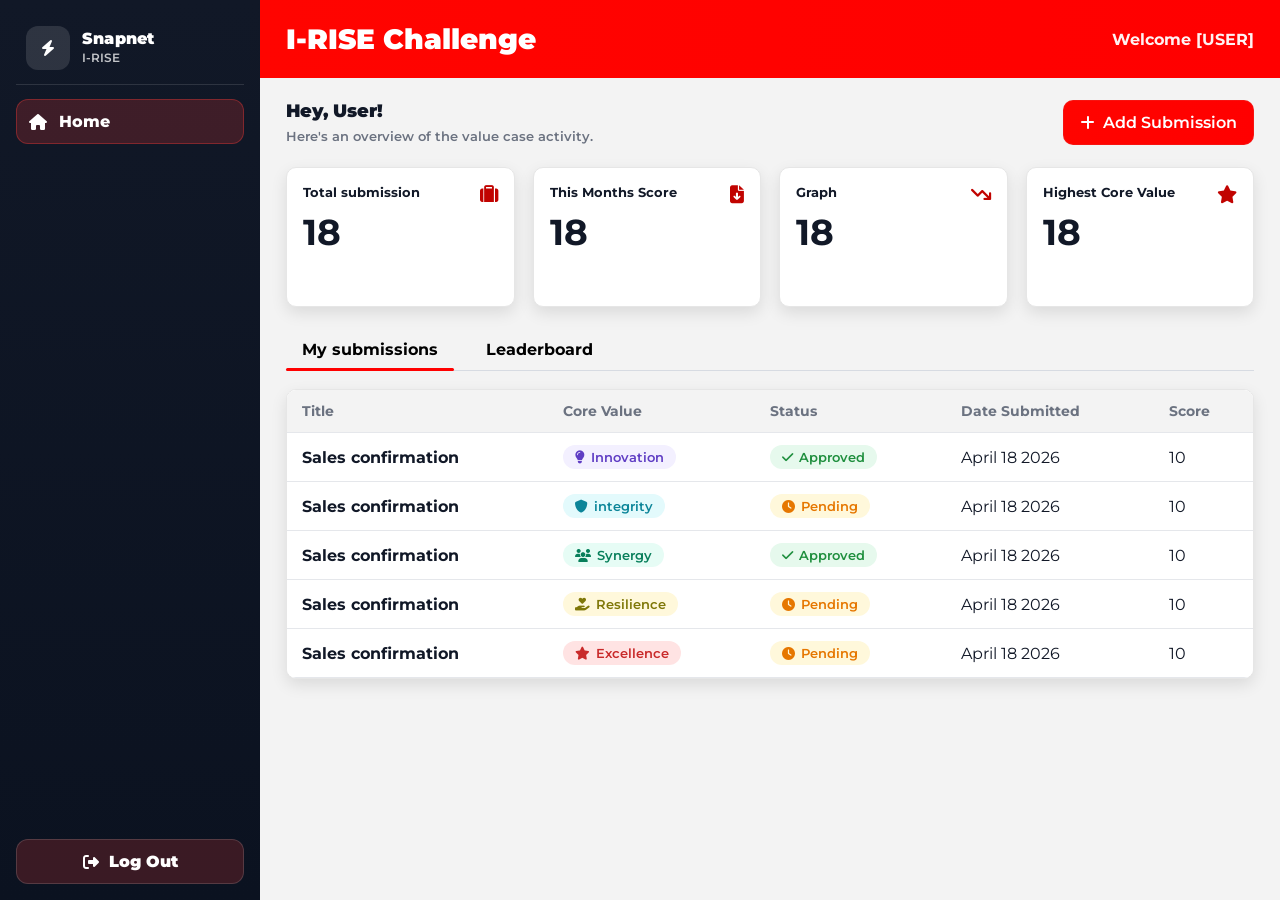
<file: Index.html>
<!DOCTYPE html>
<html lang="en">
  <head>
    <meta charset="UTF-8" />
    <meta name="viewport" content="width=device-width, initial-scale=1.0" />
    <meta http-equiv="X-UA-Compatible" content="ie=edge" />
    <title>I-RISE Challenge</title>
    <link rel="stylesheet" href="index.css" />
    <link rel="stylesheet" href="https://cdnjs.cloudflare.com/ajax/libs/font-awesome/6.4.0/css/all.min.css" />
  </head>
  <body>
    <div class="layout">
      <aside class="sidebar" id="userSidebar">
        <div class="sidebar__brand">
          <div class="brand__mark">
            <i class="fa-solid fa-bolt"></i>
          </div>
          <div class="brand__text">
            <div class="brand__name">Snapnet</div>
            <div class="brand__sub">I-RISE</div>
          </div>
        </div>

        <nav class="nav">
          <a class="nav__item is-active" href="Index.html">
            <i class="fa-solid fa-house"></i>
            <span>Home</span>
          </a>
        </nav>

        <div class="sidebar__spacer"></div>

        <button class="logout" type="button">
          <i class="fa-solid fa-right-from-bracket"></i>
          Log Out
        </button>
      </aside>

      <div class="sidebar-overlay" id="userSidebarOverlay"></div>

      <section class="content">
        <header class="topbar">
          <div class="topbar__inner">
            <div class="topbar__left">
              <button class="sidebar-toggle" id="userSidebarToggle" type="button" aria-label="Open sidebar menu">
                <i class="fa-solid fa-bars"></i>
              </button>
              <h1 class="topbar__title">I-RISE Challenge</h1>
            </div>
            <div class="topbar__right">Welcome <strong>[USER]</strong></div>
          </div>
        </header>

        <main class="main">
          <section class="page is-visible" aria-label="User overview">
            <div class="page-head page-head--with-action">
              <div>
                <h2 class="page-title">Hey, User!</h2>
                <p class="page-sub">Here's an overview of the value case activity.</p>
              </div>
              <button class="addBtn"><i class="fa-solid fa-plus"></i>Add Submission</button>
            </div>

            <section class="overview-grid">
              <article class="card overview-card">
                <div class="overview-card__left">
                  <div class="overview-card__label">Total submission</div>
                  <div class="overview-card__value">18</div>
                </div>
                <div class="overview-card__icon" aria-hidden="true"><i class="fa-solid fa-suitcase"></i></div>
              </article>

              <article class="card overview-card">
                <div class="overview-card__left">
                  <div class="overview-card__label">This Months Score</div>
                  <div class="overview-card__value">18</div>
                </div>
                <div class="overview-card__icon" aria-hidden="true"><i class="fa-solid fa-file-arrow-down"></i></div>
              </article>

              <article class="card overview-card">
                <div class="overview-card__left">
                  <div class="overview-card__label">Graph</div>
                  <div class="overview-card__value">18</div>
                </div>
                <div class="overview-card__icon" aria-hidden="true"><i class="fa-solid fa-arrow-trend-down"></i></div>
              </article>

              <article class="card overview-card">
                <div class="overview-card__left">
                  <div class="overview-card__label">Highest Core Value</div>
                  <div class="overview-card__value">18</div>
                </div>
                <div class="overview-card__icon" aria-hidden="true"><i class="fa-solid fa-star"></i></div>
              </article>
            </section>

            <div class="tabs">
              <button class="tab-button active">My submissions</button>
              <button class="tab-button">Leaderboard</button>
            </div>

            <div class="card table-card">
              <div class="table-wrap">
                <table class="SubmissionTable table">
                  <thead class="theader">
                    <tr>
                      <th>Title</th>
                      <th>Core Value</th>
                      <th>Status</th>
                      <th>Date Submitted</th>
                      <th>Score</th>
                    </tr>
                  </thead>
                  <tbody>
                    <tr class="content-row">
                      <td id="Title">Sales confirmation</td>
                      <td id="coreVal">
                        <span class="core" data-core="innovation">
                          <i class="fa-solid fa-lightbulb"></i>Innovation
                        </span>
                      </td>
                      <td>
                        <span class="status" data-status="approved">
                          <i class="fa-solid fa-check"></i>Approved
                        </span>
                      </td>
                      <td id="date">April 18 2026</td>
                      <td id="score">10</td>
                    </tr>
                    <tr class="content-row">
                      <td id="Title">Sales confirmation</td>
                      <td id="coreVal">
                        <span class="core" data-core="integrity">
                          <i class="fa-solid fa-shield"></i>integrity
                        </span>
                      </td>
                      <td id="status">
                        <span class="status" data-status="Pending">
                          <i class="fa-solid fa-clock"></i>Pending
                        </span>
                      </td>
                      <td id="date">April 18 2026</td>
                      <td id="score">10</td>
                    </tr>
                    <tr class="content-row">
                      <td id="Title">Sales confirmation</td>
                      <td id="coreVal">
                        <span class="core" data-core="Synergy">
                          <i class="fa-solid fa-users"></i>Synergy
                        </span>
                      </td>
                      <td id="status">
                        <span class="status" data-status="approved">
                          <i class="fa-solid fa-check"></i>Approved
                        </span>
                      </td>
                      <td id="date">April 18 2026</td>
                      <td id="score">10</td>
                    </tr>
                    <tr class="content-row">
                      <td id="Title">Sales confirmation</td>
                      <td id="coreVal">
                        <span class="core" data-core="Resilience">
                          <i class="fa-solid fa-hand-holding-heart"></i>Resilience
                        </span>
                      </td>
                      <td id="status">
                        <span class="status" data-status="Pending">
                          <i class="fa-solid fa-clock"></i>Pending
                        </span>
                      </td>
                      <td id="date">April 18 2026</td>
                      <td id="score">10</td>
                    </tr>
                    <tr class="content-row">
                      <td id="Title">Sales confirmation</td>
                      <td id="coreVal">
                        <span class="core" data-core="Excellence">
                          <i class="fa-solid fa-star"></i>Excellence
                        </span>
                      </td>
                      <td id="status">
                        <span class="status" data-status="Pending">
                          <i class="fa-solid fa-clock"></i>Pending
                        </span>
                      </td>
                      <td id="date">April 18 2026</td>
                      <td id="score">10</td>
                    </tr>
                  </tbody>
                </table>
              </div>
              <div id="emptyState" class="empty-state">
                <i class="fa-solid fa-cloud"></i>
                <h3>No submissions</h3>
                <p>Your submissions will show up here?</p>
              </div>
            </div>
          </section>
        </main>
      </section>
    </div>

    <div id="addNoteModal" class="modal-overlay">
      <div class="modal">
        <div class="modal-header">
          <h3 class="modal-title">New Value Submission</h3>
          <button id="closeModalBtn" class="modal-close" type="button">
            <i class="fas fa-times"></i>
          </button>
        </div>

        <form id="noteForm" class="modal-body" enctype="multipart/form-data">
          <div class="form-group">
            <label class="form-label">Name</label>
            <input type="text" id="userName" class="form-input" required />
          </div>

          <div class="form-group">
            <label class="form-label">Email</label>
            <input type="email" id="userEmail" class="form-input" required />
          </div>

          <div class="form-group">
            <label class="form-label">Department</label>
            <select id="department" class="form-input" required>
              <option value="">Select Department</option>
              <option>Sales</option>
              <option>Pre Sales</option>
              <option>AppDev</option>
              <option>CSI</option>
              <option>Data</option>
              <option>AI</option>
              <option>Marketing</option>
              <option>Finance</option>
            </select>
          </div>

          <div class="form-group">
            <label class="form-label">Core Value</label>
            <select id="coreValue" class="form-input" required>
              <option value="">Select Core Value</option>
              <option>Innovation</option>
              <option>Integrity</option>
              <option>Resilience</option>
              <option>Synergy</option>
              <option>Excellence</option>
            </select>
          </div>

          <div class="form-group">
            <label class="form-label">Description</label>
            <textarea
              id="noteContent"
              class="form-input form-textarea"
              placeholder="Describe the situation or behaviour..."
              required
            ></textarea>
          </div>

          <div class="form-group">
            <label class="form-label">Attach Evidence</label>
            <div id="dropZone" class="drop-zone">
              <span class="uploadIMG"><i class="fa-solid fa-cloud-arrow-up"></i></span>
              <p>Drag &amp; drop file here or click to upload</p>
              <span>Supported: PDF, JPG, PNG, DOCX (Max 10MB)</span>
              <input type="file" id="fileInput" hidden />
            </div>
            <div id="filePreview" class="file-preview"></div>
          </div>

          <button type="submit" class="submit-btn">Submit</button>
        </form>
      </div>
    </div>

    <script>
      (() => {
        const sidebar = document.getElementById('userSidebar');
        const overlay = document.getElementById('userSidebarOverlay');
        const toggle = document.getElementById('userSidebarToggle');
        if (!sidebar || !overlay || !toggle) return;

        const closeSidebar = () => {
          sidebar.classList.remove('active');
          overlay.classList.remove('active');
        };

        toggle.addEventListener('click', () => {
          sidebar.classList.toggle('active');
          overlay.classList.toggle('active');
        });

        overlay.addEventListener('click', closeSidebar);
        window.addEventListener('resize', () => {
          if (window.innerWidth > 860) closeSidebar();
        });
      })();
    </script>
    <script src="index.js"></script>
  </body>
</html>
</file>
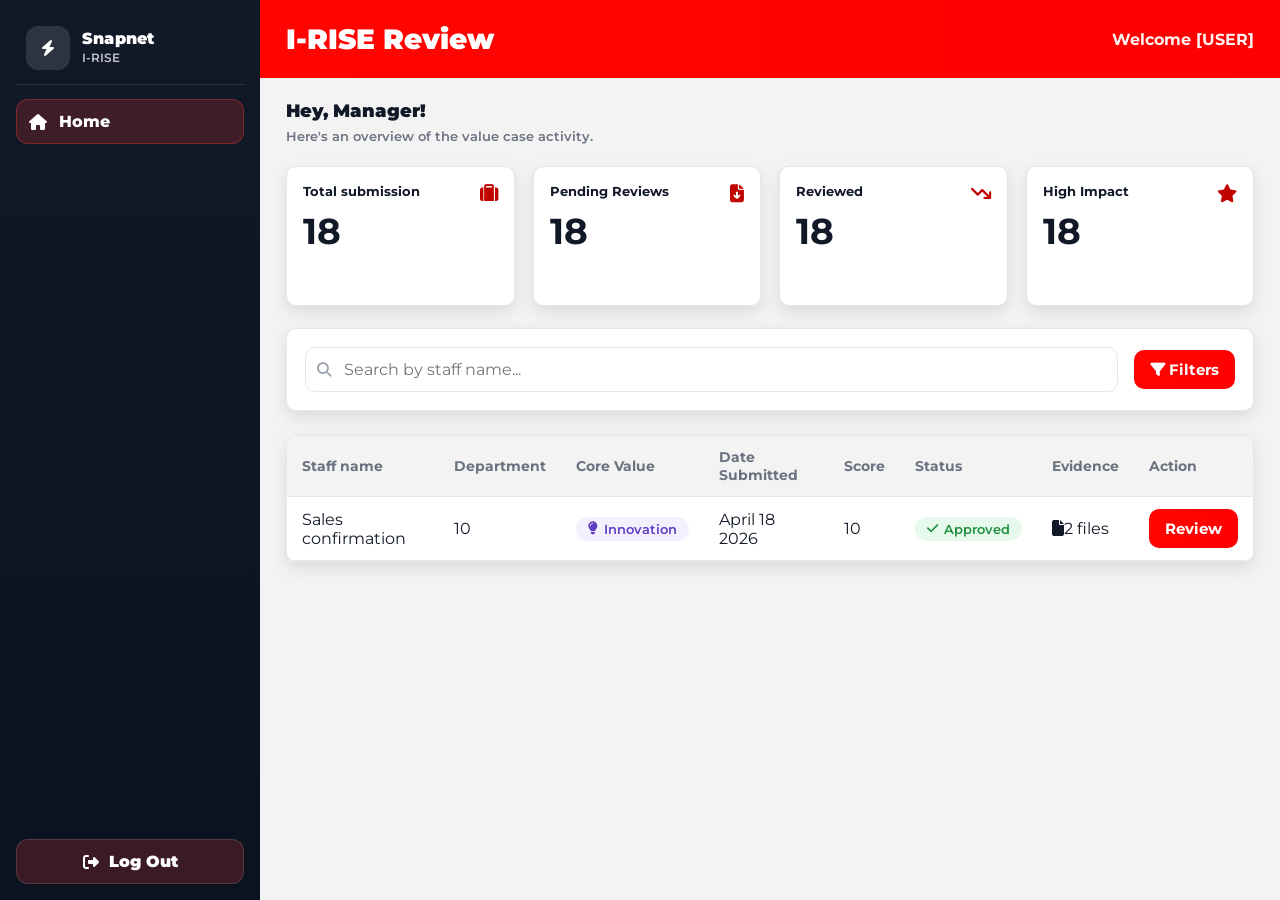
<file: managerside.html>
<!DOCTYPE html>
<html lang="en">
  <head>
    <meta charset="UTF-8" />
    <meta name="viewport" content="width=device-width, initial-scale=1.0" />
    <meta http-equiv="X-UA-Compatible" content="ie=edge" />
    <title>I-RISE Review</title>
    <link rel="stylesheet" href="manage.css" />
    <link rel="stylesheet" href="https://cdnjs.cloudflare.com/ajax/libs/font-awesome/6.4.0/css/all.min.css"/>
  </head>
  <body>
    <div class="layout">
      <aside class="sidebar" id="managerSidebar">
        <div class="sidebar__brand">
          <div class="brand__mark"><i class="fa-solid fa-bolt"></i></div>
          <div class="brand__text">
            <div class="brand__name">Snapnet</div>
            <div class="brand__sub">I-RISE</div>
          </div>
        </div>

        <nav class="nav">
          <button class="nav__item is-active" type="button">
            <i class="fa-solid fa-house"></i>
            <span>Home</span>
          </button>
        </nav>

        <div class="sidebar__spacer"></div>

        <button class="logout" type="button">
          <i class="fa-solid fa-right-from-bracket"></i>
          Log Out
        </button>
      </aside>

      <div class="sidebar-overlay" id="managerSidebarOverlay"></div>

      <section class="content">
        <header class="topbar">
          <div class="topbar__inner">
            <div class="topbar__left">
              <button class="sidebar-toggle" id="managerSidebarToggle" type="button" aria-label="Open sidebar menu">
                <i class="fa-solid fa-bars"></i>
              </button>
              <h1 class="topbar__title">I-RISE Review</h1>
            </div>
            <div class="topbar__right">Welcome <strong>[USER]</strong></div>
          </div>
        </header>

        <main class="main">
          <section class="page is-visible" aria-label="Manager overview">
            <div class="page-head">
              <h2 class="page-title">Hey, Manager!</h2>
              <p class="page-sub">Here's an overview of the value case activity.</p>
            </div>

            <div class="overview-grid">
              <article class="card overview-card">
                <div class="overview-card__left">
                  <div class="overview-card__label">Total submission</div>
                  <div class="overview-card__value">18</div>
                </div>
                <div class="overview-card__icon" aria-hidden="true"><i class="fa-solid fa-suitcase"></i></div>
              </article>

              <article class="card overview-card">
                <div class="overview-card__left">
                  <div class="overview-card__label">Pending Reviews</div>
                  <div class="overview-card__value">18</div>
                </div>
                <div class="overview-card__icon" aria-hidden="true"><i class="fa-solid fa-file-arrow-down"></i></div>
              </article>

              <article class="card overview-card">
                <div class="overview-card__left">
                  <div class="overview-card__label">Reviewed</div>
                  <div class="overview-card__value">18</div>
                </div>
                <div class="overview-card__icon" aria-hidden="true"><i class="fa-solid fa-arrow-trend-down"></i></div>
              </article>

              <article class="card overview-card">
                <div class="overview-card__left">
                  <div class="overview-card__label">High Impact</div>
                  <div class="overview-card__value">18</div>
                </div>
                <div class="overview-card__icon" aria-hidden="true"><i class="fa-solid fa-star"></i></div>
              </article>
            </div>

            <div class="controls">
              <div class="card controls-container">
                <div class="search-wrapper">
                  <i class="fas fa-search search-icon"></i>
                  <input type="text" id="searchInput" placeholder="Search by staff name..." class="search-input"/>
                </div>

                <div class="filter-actions">
                  <button id="filterBtn" class="filter-btn" type="button">
                    <i class="fas fa-filter"></i> Filters
                  </button>
                </div>

                <div class="filter-popover" id="managerFilterPopover">
                  <div class="filter-popover__header">
                    <div class="filter-popover__title">Filter submissions</div>
                    <button class="filter-popover__close" id="managerFilterClose" type="button">&times;</button>
                  </div>

                  <div class="filter-grid">
                    <div>
                      <label class="form-label" for="departmentFilter">Department</label>
                      <select id="departmentFilter" class="filter-select">
                        <option value="">Department</option>
                        <option value="Sales">Sales</option>
                        <option value="Pre Sales">Pre Sales</option>
                        <option value="AppDev">AppDev</option>
                        <option value="CSI">CSI</option>
                        <option value="Data">Data</option>
                        <option value="AI">AI</option>
                        <option value="Marketing">Marketing</option>
                        <option value="Finance">Finance</option>
                      </select>
                    </div>

                    <div>
                      <label class="form-label" for="coreValueFilter">Core Value</label>
                      <select id="coreValueFilter" class="filter-select">
                        <option value="">Core Value</option>
                        <option value="Innovation">Innovation</option>
                        <option value="Integrity">Integrity</option>
                        <option value="Resilience">Resilience</option>
                        <option value="Synergy">Synergy</option>
                        <option value="Excellence">Excellence</option>
                      </select>
                    </div>

                    <div>
                      <label class="form-label" for="statusFilter">Status</label>
                      <select id="statusFilter" class="filter-select">
                        <option value="">Status</option>
                        <option value="Pending">Pending</option>
                        <option value="Reviewed">Reviewed</option>
                      </select>
                    </div>

                    <div>
                      <label class="form-label" for="scoreFilter">Score</label>
                      <select id="scoreFilter" class="filter-select">
                        <option value="">Score</option>
                        <option value="1">1</option>
                        <option value="2">2</option>
                        <option value="3">3</option>
                        <option value="4">4</option>
                        <option value="5">5</option>
                      </select>
                    </div>
                  </div>

                  <div class="filter-popover__footer">
                    <button class="filter-reset-btn" id="managerFilterReset" type="button">Reset</button>
                    <button class="filter-apply-btn" id="managerFilterApply" type="button">Apply</button>
                  </div>
                </div>
              </div>
            </div>

            <div class="card table-card">
              <div class="table-wrap">
                <table class="SubmissionTable table">
                  <thead class="theader">
                    <tr>
                      <th>Staff name</th>
                      <th>Department</th>
                      <th>Core Value</th>
                      <th>Date Submitted</th>
                      <th>Score</th>
                      <th>Status</th>
                      <th>Evidence</th>
                      <th>Action</th>
                    </tr>
                  </thead>
                  <tbody>
                    <tr class="content-row">
                      <td id="staffName">Sales confirmation</td>
                      <td id="department">10</td>
                      <td id="coreVal">
                        <span class="core" data-core="innovation">
                          <i class="fa-solid fa-lightbulb"></i>Innovation
                        </span>
                      </td>
                      <td id="date">April 18 2026</td>
                      <td id="Score">10</td>
                      <td>
                        <span class="status" data-status="Approved">
                          <i class="fa-solid fa-check"></i>Approved
                        </span>
                      </td>
                      <td id="Evidence"><i class="fa-solid fa-file"></i>2 files</td>
                      <td id="Action">
                        <button class="reviewBtn" type="button">Review</button>
                      </td>
                    </tr>
                  </tbody>
                </table>
              </div>

              <div id="emptyState" class="empty-state">
                <i class="fa-solid fa-cloud"></i>
                <h3>No forecast</h3>
                <p>wetin you wan make i put for you?</p>
              </div>
            </div>

            <div id="reviewOverlay" class="review-overlay">
              <div class="review-panel">
                <div class="review-header">
                  <h3>Review Submission</h3>
                  <button id="closeReview" class="close-btn" type="button">&times;</button>
                </div>

                <div class="review-body">
                  <div class="review-left">
                    <h4>Submission Details</h4>
                    <p><strong>Staff:</strong> Jane Doe</p>
                    <p><strong>Department:</strong> Sales</p>
                    <p><strong>Core Value:</strong> Innovation</p>
                    <p><strong>Date:</strong> Feb 10, 2026</p>

                    <div class="description-box">
                      Jane developed a new automation process that improved reporting efficiency by 35%.
                    </div>

                    <div class="evidence-section">
                      <h4>Evidence</h4>
                      <div class="evidence-file">Report.pdf</div>
                      <div class="evidence-file">Screenshot.png</div>
                    </div>
                  </div>

                  <div class="review-right">
                    <h4>Manager Comments</h4>
                    <textarea placeholder="Write your feedback..."></textarea>

                    <h4>Score (1–5)</h4>
                    <div class="rubric">
                      <div class="rubric-row" data-criterion="authenticity">
                        <span class="rubric-label">Authenticity</span>
                        <div class="rating-stars">
                          <button type="button" data-value="1">&#9733;</button>
                          <button type="button" data-value="2">&#9733;</button>
                          <button type="button" data-value="3">&#9733;</button>
                          <button type="button" data-value="4">&#9733;</button>
                          <button type="button" data-value="5">&#9733;</button>
                        </div>
                      </div>

                      <div class="rubric-row" data-criterion="initiative">
                        <span class="rubric-label">Initiative</span>
                        <div class="rating-stars">
                          <button type="button" data-value="1">&#9733;</button>
                          <button type="button" data-value="2">&#9733;</button>
                          <button type="button" data-value="3">&#9733;</button>
                          <button type="button" data-value="4">&#9733;</button>
                          <button type="button" data-value="5">&#9733;</button>
                        </div>
                      </div>

                      <div class="rubric-row" data-criterion="impact">
                        <span class="rubric-label">Impact</span>
                        <div class="rating-stars">
                          <button type="button" data-value="1">&#9733;</button>
                          <button type="button" data-value="2">&#9733;</button>
                          <button type="button" data-value="3">&#9733;</button>
                          <button type="button" data-value="4">&#9733;</button>
                          <button type="button" data-value="5">&#9733;</button>
                        </div>
                      </div>

                      <div class="rubric-row" data-criterion="alignment">
                        <span class="rubric-label">Alignment (Integrity)</span>
                        <div class="rating-stars">
                          <button type="button" data-value="1">&#9733;</button>
                          <button type="button" data-value="2">&#9733;</button>
                          <button type="button" data-value="3">&#9733;</button>
                          <button type="button" data-value="4">&#9733;</button>
                          <button type="button" data-value="5">&#9733;</button>
                        </div>
                      </div>
                    </div>

                    <div class="final-score">
                      <span class="final-score__label">Final score</span>
                      <span class="final-score__value" id="finalScoreValue">0.0 / 5.0</span>
                    </div>
                  </div>
                </div>

                <div class="review-footer">
                  <button class="cancel-btn" id="cancelReview" type="button">Cancel</button>
                  <button class="submit-btn" type="button">Submit Review</button>
                </div>
              </div>
            </div>
          </section>
        </main>
      </section>
    </div>

    <script>
      (() => {
        const sidebar = document.getElementById('managerSidebar');
        const overlay = document.getElementById('managerSidebarOverlay');
        const toggle = document.getElementById('managerSidebarToggle');
        if (!sidebar || !overlay || !toggle) return;

        const closeSidebar = () => {
          sidebar.classList.remove('active');
          overlay.classList.remove('active');
        };

        toggle.addEventListener('click', () => {
          sidebar.classList.toggle('active');
          overlay.classList.toggle('active');
        });

        overlay.addEventListener('click', closeSidebar);
        window.addEventListener('resize', () => {
          if (window.innerWidth > 860) closeSidebar();
        });
      })();
    </script>
    <script src="managerside.js"></script>
  </body>
</html>
</file>
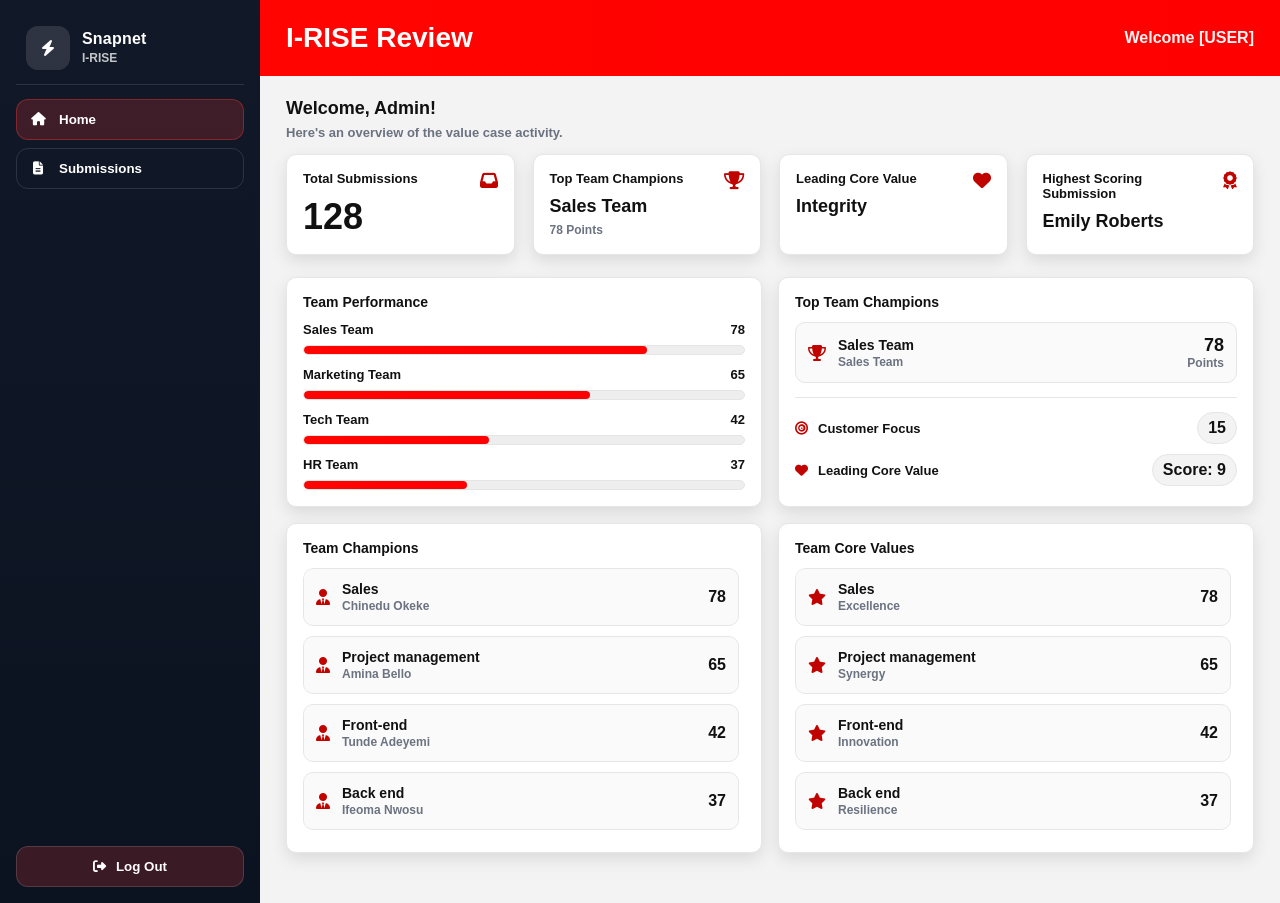
<file: Overseer.html>
<!doctype html>
<html lang="en">
<head>
  <meta charset="utf-8" />
  <meta name="viewport" content="width=device-width, initial-scale=1" />
  <title>I-RISE Review</title>


  <link rel="preconnect" href="https://fonts.googleapis.com">
  <link rel="preconnect" href="https://fonts.gstatic.com" crossorigin>
  <link href="https://fonts.googleapis.com/css2?family=Montserrat:wght@400;600;700;800;900&display=swap" rel="stylesheet">

  
  <link rel="stylesheet"
        href="https://cdnjs.cloudflare.com/ajax/libs/font-awesome/6.5.0/css/all.min.css"/>

  <link rel="stylesheet" href="overseer.css" />
</head>

<body>
  <div class="layout">
   
    <div class="sidebar-backdrop" id="sidebarBackdrop"></div>
    <div class="sidebar" id="sidebarNav">
      <div class="sidebar__brand">
        <div class="brand__mark">
          <i class="fa-solid fa-bolt"></i>
        </div>
        <div class="brand__text">
          <div class="brand__name">Snapnet</div>
          <div class="brand__sub">I-RISE</div>
        </div>
      </div>

      <nav class="nav">
        <button class="nav__item is-active" type="button" data-page="home">
          <i class="fa-solid fa-house"></i>
          <span>Home</span>
        </button>

        <button class="nav__item" type="button" data-page="submissions">
  <i class="fa-solid fa-file-lines"></i>
  <span>Submissions</span>
</button>
      </nav>

      <div class="sidebar__spacer"></div>

      <button class="logout" type="button">
        <i class="fa-solid fa-right-from-bracket"></i>
        Log Out
      </button>
    </div>

   
    <section class="content">
     
      <header class="topbar">
        <div class="topbar__inner">
          <div class="topbar__left">
            <button class="menu-toggle" id="menuToggle" type="button" aria-label="Open navigation menu" aria-controls="sidebarNav" aria-expanded="false">
              <i class="fa-solid fa-bars"></i>
            </button>
            <h1 class="topbar__title">I-RISE Review</h1>
          </div>
          <div class="topbar__right">Welcome <strong>[USER]</strong></div>
        </div>
      </header>

      <main class="main">
       
        <section class="page is-visible" id="page-home" aria-label="Home Overview">
          <div class="page-head">
            <h2 class="page-title">Welcome, Admin!</h2>
            <p class="page-sub">Here's an overview of the value case activity.</p>
          </div>

        
          <div class="overview-grid">
            <article class="card overview-card">
              <div class="overview-card__left">
                <div class="overview-card__label">Total Submissions</div>
                <div class="overview-card__value">128</div>
              </div>
              <div class="overview-card__icon" aria-hidden="true">
                <i class="fa-solid fa-inbox"></i>
              </div>
            </article>

            <article class="card overview-card">
              <div class="overview-card__left">
                <div class="overview-card__label">Top Team Champions</div>
                <div class="overview-card__valueText">Sales Team</div>
                <div class="overview-card__meta">78 Points</div>
              </div>
              <div class="overview-card__icon" aria-hidden="true">
                <i class="fa-solid fa-trophy"></i>
              </div>
            </article>

            <article class="card overview-card">
              <div class="overview-card__left">
                <div class="overview-card__label">Leading Core Value</div>
                <div class="overview-card__valueText">Integrity</div>
              </div>
              <div class="overview-card__icon" aria-hidden="true">
                <i class="fa-solid fa-heart"></i>
              </div>
            </article>

            <article class="card overview-card">
              <div class="overview-card__left">
                <div class="overview-card__label">Highest Scoring Submission</div>
                <div class="overview-card__valueText">Emily Roberts</div>
              </div>
              <div class="overview-card__icon" aria-hidden="true">
                <i class="fa-solid fa-award"></i>
              </div>
            </article>
          </div>

         
          <div class="two-col">
            <section class="card panel">
              <div class="panel__head">
                <div class="panel__title">Team Performance</div>
              </div>

              <div class="bars">
                <div class="bar">
                  <div class="bar__row">
                    <span class="bar__label">Sales Team</span>
                    <span class="bar__num">78</span>
                  </div>
                  <div class="bar__track"><div class="bar__fill" style="width:78%"></div></div>
                </div>

                <div class="bar">
                  <div class="bar__row">
                    <span class="bar__label">Marketing Team</span>
                    <span class="bar__num">65</span>
                  </div>
                  <div class="bar__track"><div class="bar__fill" style="width:65%"></div></div>
                </div>

                <div class="bar">
                  <div class="bar__row">
                    <span class="bar__label">Tech Team</span>
                    <span class="bar__num">42</span>
                  </div>
                  <div class="bar__track"><div class="bar__fill" style="width:42%"></div></div>
                </div>

                <div class="bar">
                  <div class="bar__row">
                    <span class="bar__label">HR Team</span>
                    <span class="bar__num">37</span>
                  </div>
                  <div class="bar__track"><div class="bar__fill" style="width:37%"></div></div>
                </div>
              </div>
            </section>

            <section class="card panel">
              <div class="panel__head">
                <div class="panel__title">Top Team Champions</div>
              </div>

              <div class="champion-top">
                <div class="champion-top__left">
                  <i class="fa-solid fa-trophy"></i>
                  <div>
                    <div class="champion-top__name">Sales Team</div>
                    <div class="champion-top__sub">Sales Team</div>
                  </div>
                </div>
                <div class="champion-top__right">
                  <div class="champion-top__score">78</div>
                  <div class="champion-top__meta">Points</div>
                </div>
              </div>

              <div class="divider"></div>

              <div class="champion-meta">
                <div class="champion-meta__row">
                  <div class="champion-meta__label">
                    <i class="fa-solid fa-bullseye"></i> Customer Focus
                  </div>
                  <div class="champion-meta__value">15</div>
                </div>

                <div class="champion-meta__row">
                  <div class="champion-meta__label">
                    <i class="fa-solid fa-heart"></i> Leading Core Value
                  </div>
                  <div class="champion-meta__badge">Score: 9</div>
                </div>
              </div>
            </section>
          </div>

        
          <div class="two-col">
 
  
    <section class="card panel panel--fixed">
  <div class="panel__head">
    <div class="panel__title">Team Champions</div>
  </div>

 
  <div class="panel__body panel__body--scroll">
    <div class="rank-list">
      <div class="rank-item">
        <div class="rank-item__left">
          <i class="fa-solid fa-user-tie"></i>
          <div>
            <div class="rank-item__name">Sales</div>
            <div class="rank-item__sub">Chinedu Okeke</div>
          </div>
        </div>
        <div class="rank-item__right">78</div>
      </div>

      <div class="rank-item">
        <div class="rank-item__left">
          <i class="fa-solid fa-user-tie"></i>
          <div>
            <div class="rank-item__name">Project management</div>
            <div class="rank-item__sub">Amina Bello</div>
          </div>
        </div>
        <div class="rank-item__right">65</div>
      </div>

      <div class="rank-item">
        <div class="rank-item__left">
          <i class="fa-solid fa-user-tie"></i>
          <div>
            <div class="rank-item__name">Front-end</div>
            <div class="rank-item__sub">Tunde Adeyemi</div>
          </div>
        </div>
        <div class="rank-item__right">42</div>
      </div>

      <div class="rank-item">
        <div class="rank-item__left">
          <i class="fa-solid fa-user-tie"></i>
          <div>
            <div class="rank-item__name">Back end</div>
            <div class="rank-item__sub">Ifeoma Nwosu</div>
          </div>
        </div>
        <div class="rank-item__right">37</div>
      </div>

      <div class="rank-item">
        <div class="rank-item__left">
          <i class="fa-solid fa-user-tie"></i>
          <div>
            <div class="rank-item__name">CSI</div>
            <div class="rank-item__sub">Seyi Ogunleye</div>
          </div>
        </div>
        <div class="rank-item__right">31</div>
      </div>

      <div class="rank-item">
        <div class="rank-item__left">
          <i class="fa-solid fa-user-tie"></i>
          <div>
            <div class="rank-item__name">Data</div>
            <div class="rank-item__sub">Kemi Adebayo</div>
          </div>
        </div>
        <div class="rank-item__right">28</div>
      </div>

      <div class="rank-item">
        <div class="rank-item__left">
          <i class="fa-solid fa-user-tie"></i>
          <div>
            <div class="rank-item__name">AI</div>
            <div class="rank-item__sub">Uche Eze</div>
          </div>
        </div>
        <div class="rank-item__right">24</div>
      </div>

      <div class="rank-item">
        <div class="rank-item__left">
          <i class="fa-solid fa-user-tie"></i>
          <div>
            <div class="rank-item__name">Marketing</div>
            <div class="rank-item__sub">Zainab Ibrahim</div>
          </div>
        </div>
        <div class="rank-item__right">19</div>
      </div>

      <div class="rank-item">
        <div class="rank-item__left">
          <i class="fa-solid fa-user-tie"></i>
          <div>
            <div class="rank-item__name">Finance</div>
            <div class="rank-item__sub">Emeka Umeh</div>
          </div>
        </div>
        <div class="rank-item__right">16</div>
      </div>
    </div>
  </div>
</section>

 
 <section class="card panel panel--fixed">
  <div class="panel__head">
    <div class="panel__title">Team Core Values</div>
  </div>

  <!-- SCROLL BODY -->
  <div class="panel__body panel__body--scroll">
    <div class="rank-list">

      <div class="rank-item">
        <div class="rank-item__left">
          <i class="fa-solid fa-star"></i>
          <div>
            <div class="rank-item__name">Sales</div>
            <div class="rank-item__sub">Excellence</div>
          </div>
        </div>
        <div class="rank-item__right">78</div>
      </div>

      <div class="rank-item">
        <div class="rank-item__left">
          <i class="fa-solid fa-star"></i>
          <div>
            <div class="rank-item__name">Project management</div>
            <div class="rank-item__sub">Synergy</div>
          </div>
        </div>
        <div class="rank-item__right">65</div>
      </div>

      <div class="rank-item">
        <div class="rank-item__left">
          <i class="fa-solid fa-star"></i>
          <div>
            <div class="rank-item__name">Front-end</div>
            <div class="rank-item__sub">Innovation</div>
          </div>
        </div>
        <div class="rank-item__right">42</div>
      </div>

      <div class="rank-item">
        <div class="rank-item__left">
          <i class="fa-solid fa-star"></i>
          <div>
            <div class="rank-item__name">Back end</div>
            <div class="rank-item__sub">Resilience</div>
          </div>
        </div>
        <div class="rank-item__right">37</div>
      </div>

      <div class="rank-item">
        <div class="rank-item__left">
          <i class="fa-solid fa-star"></i>
          <div>
            <div class="rank-item__name">CSI</div>
            <div class="rank-item__sub">Integrity</div>
          </div>
        </div>
        <div class="rank-item__right">31</div>
      </div>

      <div class="rank-item">
        <div class="rank-item__left">
          <i class="fa-solid fa-star"></i>
          <div>
            <div class="rank-item__name">Data</div>
            <div class="rank-item__sub">Excellence</div>
          </div>
        </div>
        <div class="rank-item__right">28</div>
      </div>

      <div class="rank-item">
        <div class="rank-item__left">
          <i class="fa-solid fa-star"></i>
          <div>
            <div class="rank-item__name">AI</div>
            <div class="rank-item__sub">Innovation</div>
          </div>
        </div>
        <div class="rank-item__right">24</div>
      </div>

      <div class="rank-item">
        <div class="rank-item__left">
          <i class="fa-solid fa-star"></i>
          <div>
            <div class="rank-item__name">Marketing</div>
            <div class="rank-item__sub">Synergy</div>
          </div>
        </div>
        <div class="rank-item__right">19</div>
      </div>

      <div class="rank-item">
        <div class="rank-item__left">
          <i class="fa-solid fa-star"></i>
          <div>
            <div class="rank-item__name">Finance</div>
            <div class="rank-item__sub">Integrity</div>
          </div>
        </div>
        <div class="rank-item__right">16</div>
      </div>

    </div>
  </div>
</section>
</div>
        </section>

        
        <section class="page" id="page-submissions" aria-label="Submissions">
  <div class="page-head">
    <h2 class="page-title">Submissions</h2>
    <p class="page-sub">Browse and review staff submissions (placeholder data).</p>
  </div>

 
  <div class="submissions-summary">
    <article class="card summary-card">
      <div class="summary-card__left">
        <div class="summary-card__label">Total Submissions</div>
        <div class="summary-card__value" id="sumTotal">128</div>
      </div>
      <div class="summary-card__icon" aria-hidden="true">
        <i class="fa-solid fa-inbox"></i>
      </div>
    </article>

    <article class="card summary-card">
      <div class="summary-card__left">
        <div class="summary-card__label">Highest Scoring Submission</div>
        <div class="summary-card__valueText" id="sumTopName">Emily Roberts</div>
        <div class="summary-card__meta">Score: <span id="sumTopScore">9</span></div>
      </div>
      <div class="summary-card__icon" aria-hidden="true">
        <i class="fa-solid fa-trophy"></i>
      </div>
    </article>
  </div>


  <div class="card filterbar">
    <div class="filterbar__row">
      <div class="filterbar__field search">
        <i class="fa-solid fa-magnifying-glass"></i>
        <input id="qSearch" type="text" placeholder="Search by staff name..." />
      </div>

      <select id="qCoreValue">
        <option value="">Core Value</option>
        <option>Resilience</option>
        <option>Excellence</option>
        <option>Synergy</option>
        <option>Integrity</option>
        <option>Innovation</option>
      </select>

      <select id="qTeam">
        <option value="">Team</option>
        <option>Sales</option>
        <option>Project management</option>
        <option>Front-end</option>
        <option>Back end</option>
        <option>CSI</option>
        <option>Data</option>
        <option>AI</option>
        <option>Marketing</option>
        <option>Finance</option>
      </select>

      <select id="qStatus">
  <option value="">Status</option>
  <option>Pending</option>
  <option>Reviewed</option>
</select>

      <button class="btn btn--ghost" id="btnReset" type="button">Reset</button>
      <button class="btn btn--primary" id="btnFilter" type="button">
        <i class="fa-solid fa-filter"></i> Filter
      </button>
    </div>
  </div>

 
  <section class="card table-card">
    <div class="table-card__head">
      <div class="table-card__title">Recent Submissions</div>
    </div>

    <div class="table-wrap">
      <table class="table" id="submissionsTable">
        <thead>
          <tr>
            <th>Staff Member</th>
            <th>Team</th>
            <th>Core Value</th>
            <th>Date</th>
            <th>Evidence</th>
            <th>Status</th>
            <th>Score</th>
            
          </tr>
        </thead>
        <tbody id="submissionsTbody">
          
        </tbody>
      </table>
    </div>

    <div class="table-footer">
      <button class="btn btn--ghost" id="btnPrev" type="button">Previous</button>
      <div class="pager" id="pager"></div>
      <button class="btn btn--ghost" id="btnNext" type="button">Next</button>
    </div>
  </section>
</section>
      </main>
    </section>
  </div>


  <div id="overseerReviewOverlay" class="review-overlay">
    <div class="review-panel review-panel--read-only">
      <div class="review-header">
        <h3>Reviewed Submission</h3>
        <button id="closeOverseerReview" class="close-btn">&times;</button>
      </div>

      <div class="review-body">
        <div class="review-left">
          <h4>Submission Details</h4>
          <p><strong>Staff:</strong> <span id="ovStaff">Jane Smith</span></p>
          <p><strong>Team:</strong> <span id="ovTeam">Sales</span></p>
          <p><strong>Core Value:</strong> <span id="ovCore">Excellence</span></p>
          <p><strong>Date:</strong> <span id="ovDate">04/22/2024</span></p>

          <div class="description-box">
            Placeholder summary of the completed submission. Backend data will replace this later.
          </div>

          <div class="evidence-section">
            <h4>Evidence</h4>
            <div class="evidence-file" id="ovEvidenceOne">Report.pdf</div>
            <div class="evidence-file" id="ovEvidenceTwo">Screenshot.png</div>
          </div>
        </div>

        <div class="review-right review-right--readonly">
          <h4>Manager Comments</h4>
          <div class="readonly-comment" id="ovComment">Strong ownership shown throughout the submission. The manager review highlighted clear initiative, useful documentation, and visible team impact.</div>

          <div class="score-block score-block--readonly">
            <h4>Score (1–5)</h4>

            <div class="criteria-rating criteria-rating--readonly">
              <div class="criteria-rating__row">
                <span class="criteria-rating__label">Authenticity</span>
                <div class="criteria-stars is-readonly" id="ovAuthStars"></div>
              </div>
            </div>

            <div class="criteria-rating criteria-rating--readonly">
              <div class="criteria-rating__row">
                <span class="criteria-rating__label">Initiative</span>
                <div class="criteria-stars is-readonly" id="ovInitStars"></div>
              </div>
            </div>

            <div class="criteria-rating criteria-rating--readonly">
              <div class="criteria-rating__row">
                <span class="criteria-rating__label">Impact</span>
                <div class="criteria-stars is-readonly" id="ovImpactStars"></div>
              </div>
            </div>

            <div class="criteria-rating criteria-rating--readonly">
              <div class="criteria-rating__row">
                <span class="criteria-rating__label">Alignment</span>
                <div class="criteria-stars is-readonly" id="ovAlignStars"></div>
              </div>
            </div>

            <div class="final-score-display">
              <span>Final Score</span>
              <strong id="ovFinalScore">4.0 / 5.0</strong>
            </div>
          </div>
        </div>
      </div>
    </div>
  </div>

  <script src="app.js"></script>
</body>
</html>
</file>
<file: index.css>
@import url("https://fonts.googleapis.com/css2?family=Montserrat:wght@400;500;600;700;800;900&display=swap");

:root {
  --red1: #ff0400;
  --red2: #ff0000;
  --bg: #f3f3f3;
  --card: #ffffff;
  --text: #111827;
  --muted: #6b7280;
  --line: #e6e6e6;
  --icon: #c10300;
  --sidebar: #111827;
  --sidebar2: #0b1220;
  --shadow: 0 6px 16px rgba(0, 0, 0, 0.1);
  --radius: 10px;
}

* {
  box-sizing: border-box;
  margin: 0;
  padding: 0;
}

html,
body {
  min-height: 100%;
}

body {
  font-family: "Montserrat", sans-serif;
  background: var(--bg);
  color: var(--text);
}

button,
input,
select,
textarea {
  font: inherit;
}

a {
  color: inherit;
  text-decoration: none;
}

.layout {
  min-height: 100vh;
  display: grid;
  grid-template-columns: 260px 1fr;
}

.sidebar {
  background: linear-gradient(180deg, var(--sidebar), var(--sidebar2));
  color: #fff;
  padding: 16px;
  display: flex;
  flex-direction: column;
  position: relative;
  z-index: 30;
}

.sidebar__brand {
  display: flex;
  gap: 12px;
  align-items: center;
  padding: 10px 10px 14px;
  border-bottom: 1px solid rgba(255, 255, 255, 0.12);
}

.brand__mark {
  width: 44px;
  height: 44px;
  border-radius: 12px;
  display: grid;
  place-items: center;
  background: rgba(255, 255, 255, 0.12);
}

.brand__text {
  line-height: 1.05;
}

.brand__name {
  font-weight: 900;
  letter-spacing: 0.2px;
}

.brand__sub {
  font-size: 12px;
  opacity: 0.75;
  margin-top: 4px;
  font-weight: 600;
}

.nav {
  margin-top: 14px;
  display: flex;
  flex-direction: column;
  gap: 8px;
}

.nav__item {
  width: 100%;
  border: 1px solid rgba(255, 255, 255, 0.12);
  background: transparent;
  color: #fff;
  border-radius: 12px;
  padding: 12px;
  font-weight: 800;
  display: flex;
  align-items: center;
  gap: 12px;
}

.nav__item i {
  width: 18px;
  text-align: center;
}

.nav__item.is-active {
  background: rgba(229, 57, 53, 0.22);
  border-color: rgba(229, 57, 53, 0.4);
}

.sidebar__spacer {
  flex: 1;
}

.logout {
  width: 100%;
  border: 1px solid rgba(255, 255, 255, 0.14);
  background: rgba(229, 57, 53, 0.22);
  color: #fff;
  border-radius: 12px;
  padding: 12px;
  font-weight: 900;
  cursor: pointer;
  display: flex;
  align-items: center;
  justify-content: center;
  gap: 10px;
}

.sidebar-overlay {
  position: fixed;
  inset: 0;
  background: rgba(0, 0, 0, 0.42);
  opacity: 0;
  visibility: hidden;
  transition: 0.25s ease;
  z-index: 20;
}

.sidebar-overlay.active {
  opacity: 1;
  visibility: visible;
}

.content {
  display: flex;
  flex-direction: column;
  min-width: 0;
}

.topbar {
  background: linear-gradient(90deg, var(--red1), var(--red2));
  color: #fff;
  padding: 22px 26px;
}

.topbar__inner,
.topbar__left {
  display: flex;
  align-items: center;
  justify-content: space-between;
  gap: 16px;
}

.topbar__left {
  justify-content: flex-start;
}

.topbar__title {
  margin: 0;
  font-size: 28px;
  font-weight: 900;
}

.topbar__right {
  font-weight: 700;
  opacity: 0.95;
}

.sidebar-toggle {
  display: none;
  width: 42px;
  height: 42px;
  border: 1px solid rgba(255, 255, 255, 0.2);
  border-radius: 12px;
  background: rgba(255, 255, 255, 0.12);
  color: #fff;
  cursor: pointer;
}

.main {
  padding: 22px 26px 34px;
  max-width: 1200px;
}

.page-head {
  margin-bottom: 14px;
}

.page-head--with-action {
  display: flex;
  align-items: flex-start;
  justify-content: space-between;
  gap: 16px;
  margin-bottom: 22px;
}

.page-title {
  margin: 0;
  font-size: 18px;
  font-weight: 900;
}

.page-sub {
  margin-top: 6px;
  font-size: 13px;
  font-weight: 600;
  color: var(--muted);
}

.addBtn {
  border: 1px solid rgba(229, 57, 53, 0.3);
  background: linear-gradient(90deg, var(--red1), var(--red2));
  color: #fff;
  border-radius: 10px;
  padding: 12px 16px;
  font-weight: 600;
  display: inline-flex;
  align-items: center;
  gap: 8px;
  cursor: pointer;
  white-space: nowrap;
}

.card {
  background: var(--card);
  border: 1px solid var(--line);
  border-radius: var(--radius);
  box-shadow: var(--shadow);
}

.overview-grid {
  display: grid;
  grid-template-columns: repeat(4, minmax(0, 1fr));
  gap: 18px;
  margin-bottom: 22px;
}

.overview-card {
  width: 100%;
  min-height: 140px;
  padding: 16px;
  display: flex;
  align-items: flex-start;
  justify-content: space-between;
  gap: 14px;
}

.overview-card__label {
  font-size: 13px;
  font-weight: 700;
}

.overview-card__value {
  margin-top: 10px;
  font-size: 36px;
  font-weight: 700;
}

.overview-card__valueText {
  margin-top: 10px;
  font-size: 18px;
  font-weight: 900;
}

.overview-card__icon {
  color: var(--icon);
  font-size: 18px;
}

.tabs {
  display: flex;
  gap: 1rem;
  border-bottom: 1px solid #d7dbe2;
  margin-bottom: 18px;
}

.tabs button {
  border: none;
  font-size: 1rem;
  font-family: inherit;
}

.tab-button {
  background: none;
  border: none;
  padding: 0.7rem 1rem;
  cursor: pointer;
  position: relative;
  font-weight: 700;
}

.tab-button.active::after {
  content: "";
  position: absolute;
  left: 0;
  bottom: -1px;
  width: 100%;
  height: 3px;
  background-color: var(--red2);
  border-radius: 2px;
}

.table-card {
  overflow: hidden;
}

.table-wrap {
  width: 100%;
  overflow: auto;
}

.SubmissionTable,
.table {
  width: 100%;
  min-width: 700px;
  border-spacing: 0;
  border-collapse: collapse;
  background: #fff;
}

.theader {
  text-align: left;
  background: #f3f3f3;
  color: #6b7280;
  font-size: 0.9rem;
  font-weight: 700;
}

th,
td {
  border-bottom: 1px solid #e5e7eb;
  padding: 12px 15px;
  text-align: left;
}

#Title {
  font-weight: 700;
}

.status,
.core {
  display: inline-flex;
  align-items: center;
  gap: 6px;
  padding: 4px 12px;
  border-radius: 999px;
  font-size: 13px;
  font-weight: 600;
}

.status[data-status="approved"],
.status[data-status="Approved"] {
  background-color: #e6f9ed;
  color: #1f8f3e;
}

.status[data-status="Pending"],
.status[data-status="pending"] {
  background-color: #fff8db;
  color: #e67700;
}

.core[data-core="integrity"] {
  background-color: #e3fafc;
  color: #0c8599;
}

.core[data-core="innovation"] {
  background-color: #f3f0ff;
  color: #5f3dc4;
}

.core[data-core="Excellence"] {
  background-color: #ffe3e3;
  color: #c92a2a;
}

.core[data-core="Synergy"] {
  background-color: #e6fcf5;
  color: #087f5b;
}

.core[data-core="Resilience"] {
  background-color: #fff8db;
  color: #7f7708;
}

.empty-state {
  text-align: center;
  margin: 0 auto;
  opacity: 0.6;
  display: none;
  flex-direction: column;
  justify-content: center;
  align-items: center;
  padding: 30px;
}

.empty-state i {
  font-size: 4rem;
  color: #818181;
  margin-bottom: 20px;
}

.empty-state h3 {
  font-size: 1.5rem;
  color: #818181;
  margin-bottom: 10px;
}

.empty-state p {
  color: #818181;
  margin-bottom: 20px;
}

.modal-overlay {
  position: fixed;
  inset: 0;
  background-color: rgba(0, 0, 0, 0.5);
  display: flex;
  align-items: center;
  justify-content: center;
  z-index: 1000;
  opacity: 0;
  visibility: hidden;
  transition: opacity 0.3s, visibility 0.3s;
}

.modal-overlay.active {
  opacity: 1;
  visibility: visible;
}

.modal {
  background-color: white;
  border-radius: 12px;
  box-shadow: 0 10px 25px rgba(0, 0, 0, 0.1);
  width: 100%;
  max-width: 900px;
  margin: 20px;
  max-height: 90vh;
  display: flex;
  flex-direction: column;
  overflow: hidden;
  transform: translateY(20px);
  transition: transform 0.3s;
}

.modal-overlay.active .modal {
  transform: translateY(0);
}

.modal-header {
  display: flex;
  justify-content: space-between;
  align-items: center;
  padding: 20px;
  border-bottom: 1px solid #eee;
}

.modal-title {
  font-size: 1.25rem;
  font-weight: 700;
}

.modal-close {
  background: none;
  border: none;
  font-size: 1.25rem;
  color: #999;
  cursor: pointer;
}

.modal-body {
  padding: 20px;
  overflow-y: auto;
}

.form-group {
  margin-bottom: 20px;
}

.form-label {
  display: block;
  margin-bottom: 8px;
  font-size: 0.9rem;
  font-weight: 600;
  color: #555;
}

.form-input {
  width: 100%;
  padding: 12px 15px;
  border: 1px solid #ddd;
  border-radius: 8px;
  font-size: 1rem;
  transition: border-color 0.3s, box-shadow 0.3s;
}

.form-input:focus {
  outline: none;
  border-color: rgb(255, 97, 97);
  box-shadow: 0 0 0 2px rgba(255, 97, 97, 0.15);
}

.form-textarea {
  min-height: 120px;
  resize: vertical;
}

.submit-btn {
  width: 100%;
  padding: 14px;
  background-color: rgb(255, 97, 97);
  color: white;
  border: none;
  border-radius: 8px;
  font-size: 1rem;
  font-weight: 700;
  cursor: pointer;
}

.drop-zone {
  border: 2px dashed rgb(255, 97, 97);
  padding: 30px;
  text-align: center;
  border-radius: 10px;
  cursor: pointer;
  color: rgb(255, 97, 97);
  transition: 0.3s ease;
  background: #f8f9ff;
}

.uploadIMG {
  font-size: 3rem;
}

.drop-zone.dragover {
  background: #ecebff;
  border-color: rgb(255, 97, 97);
}

.file-preview {
  margin-top: 10px;
  font-size: 14px;
  color: #333;
}

@media (max-width: 1100px) {
  .overview-grid {
    grid-template-columns: repeat(2, minmax(0, 1fr));
  }
}

@media (max-width: 860px) {
  .layout {
    grid-template-columns: 1fr;
  }

  .sidebar-toggle {
    display: inline-flex;
    align-items: center;
    justify-content: center;
  }

  .sidebar {
    position: fixed;
    top: 0;
    left: 0;
    bottom: 0;
    width: 260px;
    transform: translateX(-100%);
    transition: transform 0.25s ease;
    box-shadow: var(--shadow);
  }

  .sidebar.active {
    transform: translateX(0);
  }

  .topbar {
    padding: 18px;
  }

  .topbar__inner {
    align-items: flex-start;
    flex-direction: column;
  }

  .topbar__left {
    width: 100%;
  }

  .topbar__title {
    font-size: 24px;
  }

  .main {
    padding: 18px;
  }

  .page-head--with-action {
    flex-direction: column;
    align-items: stretch;
  }
}

@media (max-width: 700px) {
  .overview-grid {
    grid-template-columns: 1fr;
  }
}

@media (max-width: 560px) {
  .tabs {
    overflow-x: auto;
  }

  .addBtn {
    width: 100%;
    justify-content: center;
  }
}
</file>
<file: manage.css>
@import url("https://fonts.googleapis.com/css2?family=Montserrat:wght@400;500;600;700;800;900&display=swap");

:root {
  --red1: #ff0400;
  --red2: #ff0000;
  --bg: #f3f3f3;
  --card: #ffffff;
  --text: #111827;
  --muted: #6b7280;
  --line: #e6e6e6;
  --icon: #c10300;
  --sidebar: #111827;
  --sidebar2: #0b1220;
  --shadow: 0 6px 16px rgba(0, 0, 0, 0.1);
  --radius: 10px;
}

* {
  box-sizing: border-box;
  margin: 0;
  padding: 0;
}

html,
body {
  min-height: 100%;
}

body {
  font-family: "Montserrat", sans-serif;
  background: var(--bg);
  color: var(--text);
}

button,
input,
select,
textarea {
  font: inherit;
}

.layout {
  min-height: 100vh;
  display: grid;
  grid-template-columns: 260px 1fr;
}

.sidebar {
  background: linear-gradient(180deg, var(--sidebar), var(--sidebar2));
  color: #fff;
  padding: 16px;
  display: flex;
  flex-direction: column;
  position: relative;
  z-index: 30;
}

.sidebar__brand {
  display: flex;
  gap: 12px;
  align-items: center;
  padding: 10px 10px 14px;
  border-bottom: 1px solid rgba(255, 255, 255, 0.12);
}

.brand__mark {
  width: 44px;
  height: 44px;
  border-radius: 12px;
  display: grid;
  place-items: center;
  background: rgba(255, 255, 255, 0.12);
}

.brand__text {
  line-height: 1.05;
}

.brand__name {
  font-weight: 900;
  letter-spacing: 0.2px;
}

.brand__sub {
  font-size: 12px;
  opacity: 0.75;
  margin-top: 4px;
  font-weight: 600;
}

.nav {
  margin-top: 14px;
  display: flex;
  flex-direction: column;
  gap: 8px;
}

.nav__item {
  width: 100%;
  border: 1px solid rgba(255, 255, 255, 0.12);
  background: transparent;
  color: #fff;
  border-radius: 12px;
  padding: 12px;
  font-weight: 800;
  display: flex;
  align-items: center;
  gap: 12px;
  cursor: pointer;
}

.nav__item i {
  width: 18px;
  text-align: center;
}

.nav__item.is-active {
  background: rgba(229, 57, 53, 0.22);
  border-color: rgba(229, 57, 53, 0.4);
}

.sidebar__spacer {
  flex: 1;
}

.logout {
  width: 100%;
  border: 1px solid rgba(255, 255, 255, 0.14);
  background: rgba(229, 57, 53, 0.22);
  color: #fff;
  border-radius: 12px;
  padding: 12px;
  font-weight: 900;
  cursor: pointer;
  display: flex;
  align-items: center;
  justify-content: center;
  gap: 10px;
}

.sidebar-overlay {
  position: fixed;
  inset: 0;
  background: rgba(0, 0, 0, 0.42);
  opacity: 0;
  visibility: hidden;
  transition: 0.25s ease;
  z-index: 20;
}

.sidebar-overlay.active {
  opacity: 1;
  visibility: visible;
}

.content {
  display: flex;
  flex-direction: column;
  min-width: 0;
}

.topbar {
  background: linear-gradient(90deg, var(--red1), var(--red2));
  color: #fff;
  padding: 22px 26px;
}

.topbar__inner,
.topbar__left {
  display: flex;
  align-items: center;
  justify-content: space-between;
  gap: 16px;
}

.topbar__left {
  justify-content: flex-start;
}

.topbar__title {
  margin: 0;
  font-size: 28px;
  font-weight: 900;
}

.topbar__right {
  font-weight: 700;
  opacity: 0.95;
}

.sidebar-toggle {
  display: none;
  width: 42px;
  height: 42px;
  border: 1px solid rgba(255, 255, 255, 0.2);
  border-radius: 12px;
  background: rgba(255, 255, 255, 0.12);
  color: #fff;
  cursor: pointer;
}

.main {
  padding: 22px 26px 34px;
  max-width: 1200px;
}

.page-head {
  margin-bottom: 22px;
}

.page-title {
  margin: 0;
  font-size: 18px;
  font-weight: 900;
}

.page-sub {
  margin-top: 6px;
  font-size: 13px;
  font-weight: 600;
  color: var(--muted);
}

.card {
  background: var(--card);
  border: 1px solid var(--line);
  border-radius: var(--radius);
  box-shadow: var(--shadow);
}

.overview-grid {
  display: grid;
  grid-template-columns: repeat(4, minmax(0, 1fr));
  gap: 18px;
  margin-bottom: 22px;
}

.overview-card {
  width: 100%;
  min-height: 140px;
  padding: 16px;
  display: flex;
  align-items: flex-start;
  justify-content: space-between;
  gap: 14px;
}

.overview-card__label {
  font-size: 13px;
  font-weight: 700;
}

.overview-card__value {
  margin-top: 10px;
  font-size: 36px;
  font-weight: 700;
}



.overview-card__icon {
  color: var(--icon);
  font-size: 18px;
}

.controls {
  margin-bottom: 24px;
}

.controls-container {
  padding: 18px;
  display: flex;
  align-items: center;
  justify-content: space-between;
  gap: 16px;
  position: relative;
}

.search-wrapper {
  position: relative;
  flex: 1;
  min-width: 240px;
}

.search-icon {
  position: absolute;
  top: 50%;
  left: 12px;
  transform: translateY(-50%);
  color: #9ca3af;
  font-size: 0.9rem;
}

.search-input {
  width: 100%;
  padding: 12px 15px 12px 38px;
  border: 1px solid #e5e7eb;
  border-radius: 10px;
}

.search-input:focus,
.filter-select:focus,
.review-right textarea:focus {
  outline: none;
  border-color: rgb(255, 97, 97);
  box-shadow: 0 0 0 3px rgba(255, 97, 97, 0.12);
}

.filter-actions {
  display: flex;
  align-items: center;
  gap: 10px;
}

.filter-btn,
.reviewBtn,
.submit-btn,
.cancel-btn,
.filter-reset-btn,
.filter-apply-btn {
  border: none;
  border-radius: 10px;
  padding: 10px 16px;
  cursor: pointer;
  font-size: 0.95rem;
}

.filter-btn,
.reviewBtn,
.submit-btn,
.filter-apply-btn {
  background: linear-gradient(135deg, var(--red1), var(--red2));
  color: white;
  font-weight: 700;
}

.filter-reset-btn,
.cancel-btn {
  background: #f3f4f6;
  color: #111;
  font-weight: 700;
}

.filter-popover {
  position: absolute;
  top: calc(100% + 12px);
  right: 18px;
  width: min(360px, calc(100vw - 56px));
  background: white;
  border: 1px solid #ececec;
  border-radius: 18px;
  box-shadow: var(--shadow);
  padding: 18px;
  display: none;
  z-index: 12;
}

.filter-popover.active {
  display: block;
}

.filter-popover__header {
  display: flex;
  align-items: center;
  justify-content: space-between;
  margin-bottom: 14px;
}

.filter-popover__title {
  font-size: 1.05rem;
  font-weight: 700;
}

.filter-popover__close {
  border: none;
  background: none;
  color: #9ca3af;
  font-size: 1.25rem;
  cursor: pointer;
}

.filter-grid {
  display: grid;
  grid-template-columns: 1fr;
  gap: 14px;
}

.form-label {
  display: block;
  margin-bottom: 7px;
  font-size: 0.92rem;
  color: #555;
  font-weight: 600;
}

.filter-select,
.form-input {
  width: 100%;
  padding: 12px 14px;
  border: 1px solid #ddd;
  border-radius: 10px;
  background: #fff;
}

.filter-popover__footer {
  display: flex;
  justify-content: flex-end;
  gap: 10px;
  margin-top: 16px;
}

.table-card {
  overflow: hidden;
}

.table-wrap {
  width: 100%;
  overflow: auto;
}

.SubmissionTable,
.table {
  width: 100%;
  border-spacing: 0;
  border-collapse: collapse;
  min-width: 960px;
  background: #fff;
}

.theader {
  text-align: left;
  background: #f3f3f3;
  color: #6b7280;
  font-size: 0.9rem;
  font-weight: 700;
}

th,
td {
  border-bottom: 1px solid #e5e7eb;
  padding: 12px 15px;
}

.status,
.core {
  display: inline-flex;
  align-items: center;
  gap: 6px;
  padding: 4px 12px;
  border-radius: 999px;
  font-size: 13px;
  font-weight: 600;
}

.status[data-status="approved"],
.status[data-status="Approved"] {
  background-color: #e6f9ed;
  color: #1f8f3e;
}

.status[data-status="Pending"],
.status[data-status="pending"] {
  background-color: #fff8db;
  color: #e67700;
}

.core[data-core="integrity"] {
  background-color: #e3fafc;
  color: #0c8599;
}

.core[data-core="innovation"] {
  background-color: #f3f0ff;
  color: #5f3dc4;
}

.core[data-core="Excellence"] {
  background-color: #ffe3e3;
  color: #c92a2a;
}

.core[data-core="Synergy"] {
  background-color: #e6fcf5;
  color: #087f5b;
}

.core[data-core="Resilience"] {
  background-color: #fff7d6;
  color: #8a6d1d;
}

.empty-state {
  text-align: center;
  margin: 0 auto;
  opacity: 0.6;
  display: none;
  flex-direction: column;
  justify-content: center;
  align-items: center;
  height: 100%;
  padding: 30px;
}

.review-overlay {
  position: fixed;
  inset: 0;
  background: rgba(0, 0, 0, 0.45);
  display: none;
  align-items: center;
  justify-content: center;
  z-index: 9999;
  padding: 20px;
}

.review-panel {
  background: white;
  width: min(1020px, 100%);
  max-height: 90vh;
  border-radius: 18px;
  display: flex;
  flex-direction: column;
  overflow: hidden;
  box-shadow: var(--shadow);
}

.review-header {
  display: flex;
  justify-content: space-between;
  align-items: center;
  padding: 20px 24px;
  border-bottom: 1px solid #eee;
}

.close-btn {
  background: none;
  border: none;
  font-size: 1.8rem;
  cursor: pointer;
  color: #7a7a7a;
}

.review-body {
  display: flex;
  gap: 30px;
  padding: 24px;
  overflow-y: auto;
}

.review-left {
  flex: 1;
}

.review-left h4,
.review-right h4 {
  margin-bottom: 10px;
  font-size: 1.15rem;
}

.review-left p {
  margin-bottom: 4px;
}

.description-box {
  margin-top: 16px;
  padding: 18px;
  background: #f8fafc;
  border-radius: 10px;
  font-size: 0.95rem;
}

.evidence-section {
  margin-top: 12px;
}

.evidence-file {
  background: #eef2ff;
  padding: 12px 14px;
  border-radius: 8px;
  margin-top: 10px;
  font-size: 0.92rem;
}

.review-right {
  width: 360px;
  border-left: 1px solid #eee;
  padding-left: 24px;
}

.review-right textarea {
  width: 100%;
  height: 120px;
  padding: 12px;
  border-radius: 10px;
  border: 1px solid #ddd;
  resize: none;
  margin-bottom: 20px;
}

.rubric {
  display: flex;
  flex-direction: column;
  gap: 14px;
}

.rubric-row {
  display: flex;
  align-items: center;
  justify-content: space-between;
  gap: 14px;
  padding: 10px 12px;
  background: #fafafa;
  border: 1px solid #ededed;
  border-radius: 12px;
}

.rubric-label {
  font-size: 0.95rem;
  color: #111;
  font-weight: 600;
}

.rating-stars {
  display: flex;
  gap: 4px;
  flex-shrink: 0;
}

.rating-stars button {
  width: 28px;
  height: 28px;
  border: none;
  background: none;
  cursor: pointer;
  color: #d1d5db;
  font-size: 1.35rem;
  line-height: 1;
  transition: transform 0.15s ease, color 0.15s ease;
}

.rating-stars button.active {
  color: #f59e0b;
}

.rating-stars button:hover {
  transform: scale(1.08);
}

.final-score {
  margin-top: 18px;
  padding: 14px 16px;
  border-radius: 12px;
  background: #fff7ed;
  border: 1px solid #fed7aa;
  display: flex;
  align-items: center;
  justify-content: space-between;
  gap: 12px;
}

.final-score__label,
.final-score__value {
  color: #9a3412;
  font-weight: 700;
}

.review-footer {
  display: flex;
  justify-content: flex-end;
  gap: 12px;
  padding: 18px 24px;
  border-top: 1px solid #eee;
}

@media (max-width: 1100px) {
  .overview-grid {
    grid-template-columns: repeat(2, minmax(0, 1fr));
  }
}

@media (max-width: 860px) {
  .layout {
    grid-template-columns: 1fr;
  }

  .sidebar-toggle {
    display: inline-flex;
    align-items: center;
    justify-content: center;
  }

  .sidebar {
    position: fixed;
    top: 0;
    left: 0;
    bottom: 0;
    width: 260px;
    transform: translateX(-100%);
    transition: transform 0.25s ease;
    box-shadow: var(--shadow);
  }

  .sidebar.active {
    transform: translateX(0);
  }

  .topbar {
    padding: 18px;
  }

  .topbar__inner {
    align-items: flex-start;
    flex-direction: column;
  }

  .topbar__left {
    width: 100%;
  }

  .topbar__title {
    font-size: 24px;
  }

  .main {
    padding: 18px;
  }

  .overview-grid {
    grid-template-columns: 1fr;
  }

  .controls-container {
    flex-direction: column;
    align-items: stretch;
  }

  .filter-actions {
    justify-content: flex-end;
  }

  .filter-popover {
    right: 0;
    width: 100%;
  }

  .review-body {
    flex-direction: column;
  }

  .review-right {
    width: 100%;
    border-left: none;
    border-top: 1px solid #eee;
    padding-left: 0;
    padding-top: 20px;
  }
}

@media (max-width: 560px) {
  .rubric-row {
    flex-direction: column;
    align-items: flex-start;
  }

  .rating-stars {
    width: 100%;
    justify-content: flex-start;
  }
}
</file>
<file: overseer.css>
:root{
  --red1:#ff0400;
  --red2:#ff0000;

  --bg:#F3F3F3;
  --card:#FFFFFF;
  --text:#111;
  --muted:#6B7280;
  --line:#E6E6E6;


  --icon:#c10300;


  --sidebar:#111827;
  --sidebar2:#0B1220;

  --shadow: 0 6px 16px rgba(0,0,0,.10);
  --radius: 10px;
}

*{ box-sizing:border-box; }
html, body{ height:100%; }
body{
  margin:0;
  font-family: 'Segoe UI', Tahoma, Geneva, Verdana, sans-serif;
  font-weight: 100;
  background:var(--bg);
  color:var(--text);
}


.layout{
  min-height:100vh;
  display:grid;
  grid-template-columns: 260px 1fr;
}


.sidebar{
  background: linear-gradient(180deg, var(--sidebar), var(--sidebar2));
  color:#fff;
  padding:16px;
  display:flex;
  flex-direction:column;
  transition: transform .28s ease, opacity .28s ease;
  z-index:1001;
}

.sidebar-backdrop{
  position: fixed;
  inset: 0;
  background: rgba(0,0,0,.38);
  opacity: 0;
  visibility: hidden;
  pointer-events: none;
  transition: opacity .28s ease, visibility .28s ease;
  z-index:1000;
}

.sidebar__brand{
  display:flex;
  gap:12px;
  align-items:center;
  padding: 10px 10px 14px;
  border-bottom: 1px solid rgba(255,255,255,.12);
}

.brand__mark{
  width:44px;
  height:44px;
  border-radius: 12px;
  display:grid;
  place-items:center;
  background: rgba(255,255,255,.12);
}
.brand__text{ line-height:1.05; }
.brand__name{ font-weight:900; letter-spacing:.2px; }
.brand__sub{ font-size:12px; opacity:.75; margin-top:4px; font-weight:600; }

.nav{
  margin-top:14px;
  display:flex;
  flex-direction:column;
  gap:8px;
}

.nav__item{
  width:100%;
  border:1px solid rgba(255,255,255,.12);
  background: transparent;
  color:#fff;
  border-radius: 12px;
  padding: 12px 12px;
  font-weight:800;
  display:flex;
  align-items:center;
  gap:12px;
  cursor:pointer;
}
.nav__item i{ width:18px; text-align:center; }

.nav__item.is-active{
  background: rgba(229,57,53,.22);
  border-color: rgba(229,57,53,.40);
}

.nav__item.is-disabled{
  opacity:.55;
  cursor:not-allowed;
}

.pill{
  margin-left:auto;
  font-size:11px;
  font-weight:800;
  padding: 5px 8px;
  border-radius: 999px;
  background: rgba(255,255,255,.10);
  border:1px solid rgba(255,255,255,.14);
}

.sidebar__spacer{ flex:1; }

.logout{
  width:100%;
  border:1px solid rgba(255,255,255,.14);
  background: rgba(229,57,53,.22);
  color:#fff;
  border-radius: 12px;
  padding: 12px 12px;
  font-weight:900;
  cursor:pointer;
  display:flex;
  align-items:center;
  justify-content:center;
  gap:10px;
}


.content{
  display:flex;
  flex-direction:column;
  min-width:0;
}

.topbar{
  background: linear-gradient(90deg, var(--red1), var(--red2));
  color:#fff;
  padding: 22px 26px;
}
.topbar__inner{
  display:flex;
  align-items:center;
  justify-content:space-between;
  gap:16px;
}

.topbar__left{
  display:flex;
  align-items:center;
  gap:14px;
  min-width:0;
}

.menu-toggle{
  display:none;
  width:44px;
  height:44px;
  border:1px solid rgba(255,255,255,.26);
  border-radius: 10px;
  background: rgba(255,255,255,.14);
  color:#fff;
  align-items:center;
  justify-content:center;
  cursor:pointer;
  flex-shrink:0;
}

.menu-toggle i{
  font-size:18px;
}
.topbar__title{
  margin:0;
  font-size: 28px;
  font-weight: 900;
}
.topbar__right{
  font-weight: 700;
  opacity:.95;
}

.main{
  padding: 22px 26px 34px;
  max-width: 1200px;
}


.card{
  background: var(--card);
  border: 1px solid var(--line);
  border-radius: var(--radius);
  box-shadow: var(--shadow);
}


.page{ display:none; }
.page.is-visible{ display:block; }


.page-head{ margin-bottom: 14px; }
.page-title{
  margin:0;
  font-size:18px;
  font-weight:900;
}
.page-sub{
  margin:6px 0 0;
  font-size:13px;
  font-weight:600;
  color: var(--muted);
}




.overview-grid{
  display:grid;
  grid-template-columns: repeat(4, minmax(0, 1fr));
  gap:18px;
  margin-bottom:22px;
}


.overview-card{
  width:100%;
  height:100%;
}

.overview-card{
  padding: 16px;
  display:flex;
  align-items:flex-start;
  justify-content:space-between;
  gap:14px;
}
.overview-card__label{
  font-size:13px;
  font-weight:700;
}
.overview-card__value{
  margin-top: 10px;
  font-size: 36px;
  font-weight: 900;
}
.overview-card__valueText{
  margin-top: 10px;
  font-size: 18px;
  font-weight: 900;
}
.overview-card__meta{
  margin-top: 6px;
  font-size: 12px;
  font-weight: 700;
  color: var(--muted);
}
.overview-card__icon{
  color: var(--icon); 
  font-size: 18px;
}


.two-col{
  display:grid;
  grid-template-columns: 1fr 1fr;
  gap: 16px;
  margin-bottom: 16px;
}

.panel{ padding: 16px; }
.panel__head{
  display:flex;
  align-items:center;
  justify-content:space-between;
  margin-bottom: 12px;
}

.panel--fixed{
  display:flex;
  flex-direction:column;
  height: 330px;              
  padding: 16px;              
}


.panel__body{
  background: transparent;    
  border-radius: 10px;
  flex: 1;
  min-height: 0;              
}


.panel__body--scroll{
  overflow-y: auto;
  overflow-x: hidden;
  padding-right: 6px;         
}


.panel__body--scroll::-webkit-scrollbar{
  width: 0px;
  height: 0px;
}


.panel__body--scroll{
  scrollbar-width: none;
}

.panel__title{
  font-size: 14px;
  font-weight: 900;
}


.bars{ display:flex; flex-direction:column; gap: 12px; }
.bar__row{
  display:flex;
  justify-content:space-between;
  align-items:center;
  margin-bottom: 8px;
}
.bar__label{ font-weight: 800; font-size: 13px; }
.bar__num{ font-weight: 900; font-size: 13px; }

.bar__track{
  height: 10px;
  border-radius: 999px;
  background: #EEE;
  border: 1px solid #E5E5E5;
  overflow:hidden;
}
.bar__fill{
  height:100%;
  border-radius: 999px;
  background: linear-gradient(90deg, var(--red1), var(--red2));
}


.champion-top{
  display:flex;
  align-items:center;
  justify-content:space-between;
  gap: 12px;
  padding: 12px;
  border: 1px solid var(--line);
  border-radius: 10px;
  background: #FAFAFA;
}
.champion-top__left{
  display:flex;
  align-items:center;
  gap: 12px;
}
.champion-top__left i{
  color: var(--icon);
}
.champion-top__name{
  font-weight: 900;
  font-size: 14px;
}
.champion-top__sub{
  font-weight: 700;
  font-size: 12px;
  color: var(--muted);
  margin-top: 2px;
}
.champion-top__right{ text-align:right; }
.champion-top__score{ font-weight: 900; font-size: 18px; }
.champion-top__meta{ font-weight: 700; font-size: 12px; color: var(--muted); }

.divider{
  height:1px;
  background: var(--line);
  margin: 14px 0;
}

.champion-meta{ display:flex; flex-direction:column; gap: 10px; }
.champion-meta__row{
  display:flex;
  align-items:center;
  justify-content:space-between;
  gap: 10px;
}
.champion-meta__label{
  display:flex;
  align-items:center;
  gap: 10px;
  font-weight: 800;
  font-size: 13px;
}
.champion-meta__label i{ color: var(--icon); }
.champion-meta__value{
  font-weight: 900;
  background:#F3F3F3;
  border:1px solid var(--line);
  border-radius: 999px;
  padding: 6px 10px;
}
.champion-meta__badge{
  font-weight: 900;
  background:#F3F3F3;
  border:1px solid var(--line);
  border-radius: 999px;
  padding: 6px 10px;
}


.rank-list{
  display:flex;
  flex-direction:column;
  gap: 10px;
}


.rank-item{
  display:flex;
  align-items:center;
  justify-content:space-between;
  gap: 12px;
  padding: 12px;
  border:1px solid var(--line);
  border-radius: 10px;
  background:#FAFAFA;
}
.rank-item__left{
  display:flex;
  align-items:center;
  gap: 12px;
}
.rank-item__left i{ color: var(--icon); }
.rank-item__name{ font-weight: 900; font-size: 14px; }
.rank-item__sub{ font-weight: 700; font-size: 12px; color: var(--muted); margin-top:2px; }
.rank-item__right{ font-weight: 900; }


.empty{
  padding: 60px 18px;
  text-align:center;
}
.empty__icon{
  font-size: 26px;
  color: var(--icon);
  margin-bottom: 10px;
}
.empty__title{
  font-weight: 900;
  font-size: 18px;
}
.empty__sub{
  margin-top: 6px;
  color: var(--muted);
  font-weight: 600;
}



.submissions-summary{
  display:grid;
  grid-template-columns: 1fr 1fr;
  gap:16px;
  margin-bottom: 16px;
}

.summary-card{
  padding:16px;
  display:flex;
  align-items:flex-start;
  justify-content:space-between;
  gap:14px;
}
.summary-card__label{
  font-size:13px;
  font-weight:700;
}
.summary-card__value{
  margin-top: 10px;
  font-size: 36px;
  font-weight: 900;
}
.summary-card__valueText{
  margin-top: 10px;
  font-size: 18px;
  font-weight: 900;
}
.summary-card__meta{
  margin-top: 6px;
  font-size: 12px;
  font-weight: 700;
  color: var(--muted);
}
.summary-card__icon{
  color: var(--icon);
  font-size: 18px;
}


.filterbar{
  padding: 12px;
  margin-bottom: 16px;
}
.filterbar__row{
  display:grid;
  grid-template-columns: 1.4fr 1fr 1fr 1fr auto auto;
  gap: 10px;
  align-items:center;
}
.filterbar select,
.filterbar input{
  width:100%;
  padding: 12px 12px;
  border: 1px solid var(--line);
  border-radius: 10px;
  outline:none;
  font-family: "Montserrat", serif;
  font-weight: 700;
  background:#fff;
}
.filterbar__field.search{
  display:flex;
  align-items:center;
  gap:10px;
  padding: 0 12px;
  border: 1px solid var(--line);
  border-radius: 10px;
  background:#fff;
}
.filterbar__field.search i{
  color: #9CA3AF;
}
.filterbar__field.search input{
  border:0;
  padding: 12px 0;
}


.btn{
  border-radius: 10px;
  padding: 12px 14px;
  font-weight: 900;
  border:1px solid var(--line);
  background:#fff;
  cursor:pointer;
  font-family:"Montserrat", serif;
}
.btn i{ margin-right: 8px; }

.btn--primary{
  background: linear-gradient(90deg, var(--red1), var(--red2));
  border-color: rgba(229,57,53,.35);
  color:#fff;
}
.btn--ghost{
  background:#fff;
  color:#111;
}


.table-card{
  padding: 0;
  overflow:hidden;
}
.table-card__head{
  padding: 14px 16px;
  border-bottom:1px solid var(--line);
  background:#FAFAFA;
}
.table-card__title{
  font-size: 14px;
  font-weight: 900;
}

.table-wrap{
  width:100%;
  overflow:auto;
}


.table-wrap::-webkit-scrollbar{ width:0; height:0; }
.table-wrap{ scrollbar-width:none; }

.table{
  width:100%;
  border-collapse: collapse;
  min-width: 860px;
}
.table thead th{
  text-align:left;
  font-size: 12px;
  font-weight: 900;
  color: #4B5563;
  padding: 12px 14px;
  background:#F3F3F3;
  border-bottom: 1px solid var(--line);
}
.table tbody td{
  padding: 14px;
  border-bottom: 1px solid var(--line);
  font-weight: 700;
  font-size: 13px;
}
.th-right{ text-align:right; }

.cell-user{
  display:flex;
  align-items:center;
  gap:10px;
}
.avatar{
  width:32px;
  height:32px;
  border-radius: 10px;
  display:grid;
  place-items:center;
  border:1px solid var(--line);
  background:#FAFAFA;
  color: var(--icon);
}

.badge{
  display:inline-flex;
  align-items:center;
  gap:8px;
  padding: 7px 10px;
  border-radius: 999px;
  border:1px solid var(--line);
  background:#FAFAFA;
  font-weight: 900;
  font-size: 12px;
}
.badge--approved{ background: rgba(16,185,129,.10); border-color: rgba(16,185,129,.22); }
.badge--pending{  background: rgba(245,158,11,.12); border-color: rgba(245,158,11,.24); }
.badge--rejected{ background: rgba(239,68,68,.10);  border-color: rgba(239,68,68,.22); }

.action-btn{
  display:inline-flex;
  align-items:center;
  justify-content:center;
  gap:8px;
  padding: 10px 12px;
  border-radius: 10px;
  font-weight: 900;
  border: 1px solid rgba(229,57,53,.30);
  background: rgba(229,57,53,.10);
  color:#111;
  cursor:pointer;
}
.action-btn i{ color: var(--icon); }

.table-footer{
  display:flex;
  justify-content:flex-end;
  align-items:center;
  gap: 10px;
  padding: 12px 16px;
  background:#FAFAFA;
  border-top: 1px solid var(--line);
}

.pager{
  display:flex;
  gap: 6px;
  align-items:center;
}
.page-pill{
  width: 34px;
  height: 34px;
  display:grid;
  place-items:center;
  border-radius: 10px;
  border:1px solid var(--line);
  background:#fff;
  font-weight: 900;
  cursor:pointer;
}
.page-pill.is-current{
  background: rgba(229,57,53,.12);
  border-color: rgba(229,57,53,.30);
}


@media (max-width: 1100px){
  .submissions-summary{ grid-template-columns: 1fr; }
  .filterbar__row{
    grid-template-columns: 1fr 1fr;
  }
}

@media (max-width: 1100px){
  .two-col{ grid-template-columns: 1fr; }
}

@media (max-width: 700px){
  .overview-grid{
    grid-template-columns: 1fr;
  }
}
@media (max-width: 860px){
  .layout{ grid-template-columns: 1fr; }
  .main{ padding: 18px; }

  .menu-toggle{
    display:inline-flex;
  }

  .sidebar{
    position: fixed;
    top: 0;
    left: 0;
    width: min(280px, 82vw);
    height: 100vh;
    transform: translateX(-100%);
    box-shadow: 0 20px 40px rgba(0,0,0,.28);
  }

  .layout.sidebar-open .sidebar{
    transform: translateX(0);
  }

  .layout.sidebar-open .sidebar-backdrop{
    opacity: 1;
    visibility: visible;
    pointer-events: auto;
  }

  .topbar{
    padding: 18px;
  }

  .topbar__title{
    font-size: 24px;
  }
}


.review-overlay {
  position: fixed;
  inset: 0;
  background: rgba(0, 0, 0, 0.45);
  display: none;
  align-items: center;
  justify-content: center;
  z-index: 9999;
}

.review-panel {
  background: #fff;
  width: 90%;
  max-width: 1000px;
  max-height: 90vh;
  border-radius: 14px;
  display: flex;
  flex-direction: column;
  overflow: hidden;
  box-shadow: 0 20px 40px rgba(0,0,0,.18);
}

.review-header {
  display: flex;
  justify-content: space-between;
  align-items: center;
  padding: 18px 24px;
  border-bottom: 1px solid #eee;
}

.review-header h3,
.review-left h4,
.review-right h4 {
  font-weight: 600;
}

.close-btn {
  background: none;
  border: none;
  font-size: 1.75rem;
  line-height: 1;
  cursor: pointer;
  color: #6b7280;
}

.review-body {
  display: flex;
  gap: 30px;
  padding: 24px;
  overflow-y: auto;
}

.review-left {
  flex: 1;
}

.review-left p,
.review-right,
.readonly-comment,
.description-box,
.evidence-file,
.criteria-rating__label {
  font-weight: 400;
}

.description-box {
  margin-top: 10px;
  padding: 15px;
  background: #f8fafc;
  border-radius: 8px;
  font-size: 0.95rem;
}

.evidence-file {
  background: #f3f4f6;
  padding: 10px;
  border-radius: 6px;
  margin-top: 8px;
  font-size: 0.9rem;
}

.review-right {
  width: 320px;
  border-left: 1px solid #eee;
  padding-left: 20px;
}

.readonly-comment {
  min-height: 120px;
  padding: 12px;
  border-radius: 8px;
  border: 1px solid #ddd;
  background: #fff;
  color: #4b5563;
  margin-bottom: 16px;
}

.score-block {
  margin-top: 4px;
}

.criteria-rating {
  margin-bottom: 10px;
}

.criteria-rating__row {
  display: flex;
  align-items: center;
  justify-content: space-between;
  gap: 12px;
}

.criteria-stars {
  display: flex;
  gap: 2px;
  flex-shrink: 0;
}

.criteria-stars span {
  font-size: 22px;
  line-height: 1;
  color: #ddd;
}

.criteria-stars span.active {
  color: #f59e0b;
}

.final-score-display {
  margin-top: 14px;
  padding-top: 12px;
  border-top: 1px solid #eee;
  display: flex;
  align-items: center;
  justify-content: space-between;
  gap: 12px;
  font-size: 0.95rem;
}

.final-score-display strong {
  font-weight: 600;
}

.table tbody tr.is-clickable {
  cursor: pointer;
}

.table tbody tr.is-clickable:hover {
  background: rgba(229,57,53,.04);
}

@media (max-width: 768px) {
  .review-body {
    flex-direction: column;
  }

  .review-right {
    width: 100%;
    border-left: none;
    padding-left: 0;
  }
}
</file>
